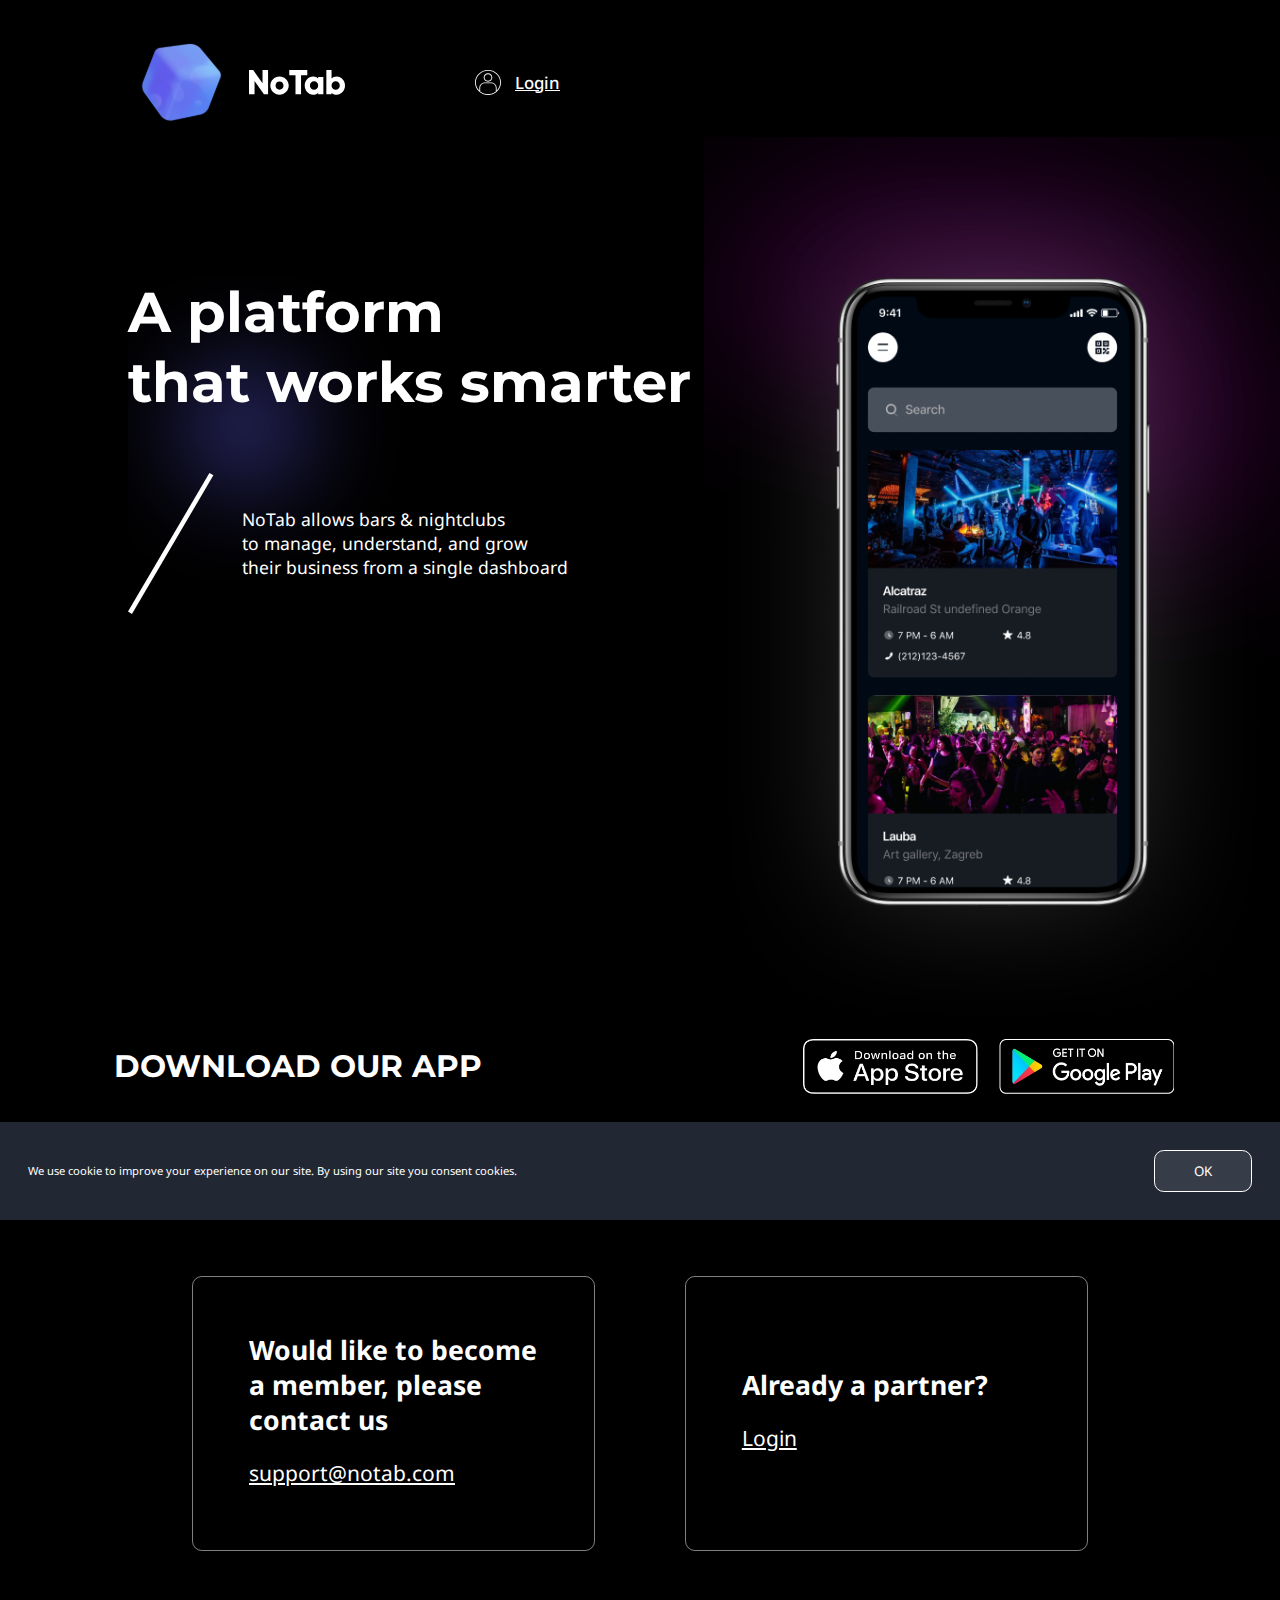
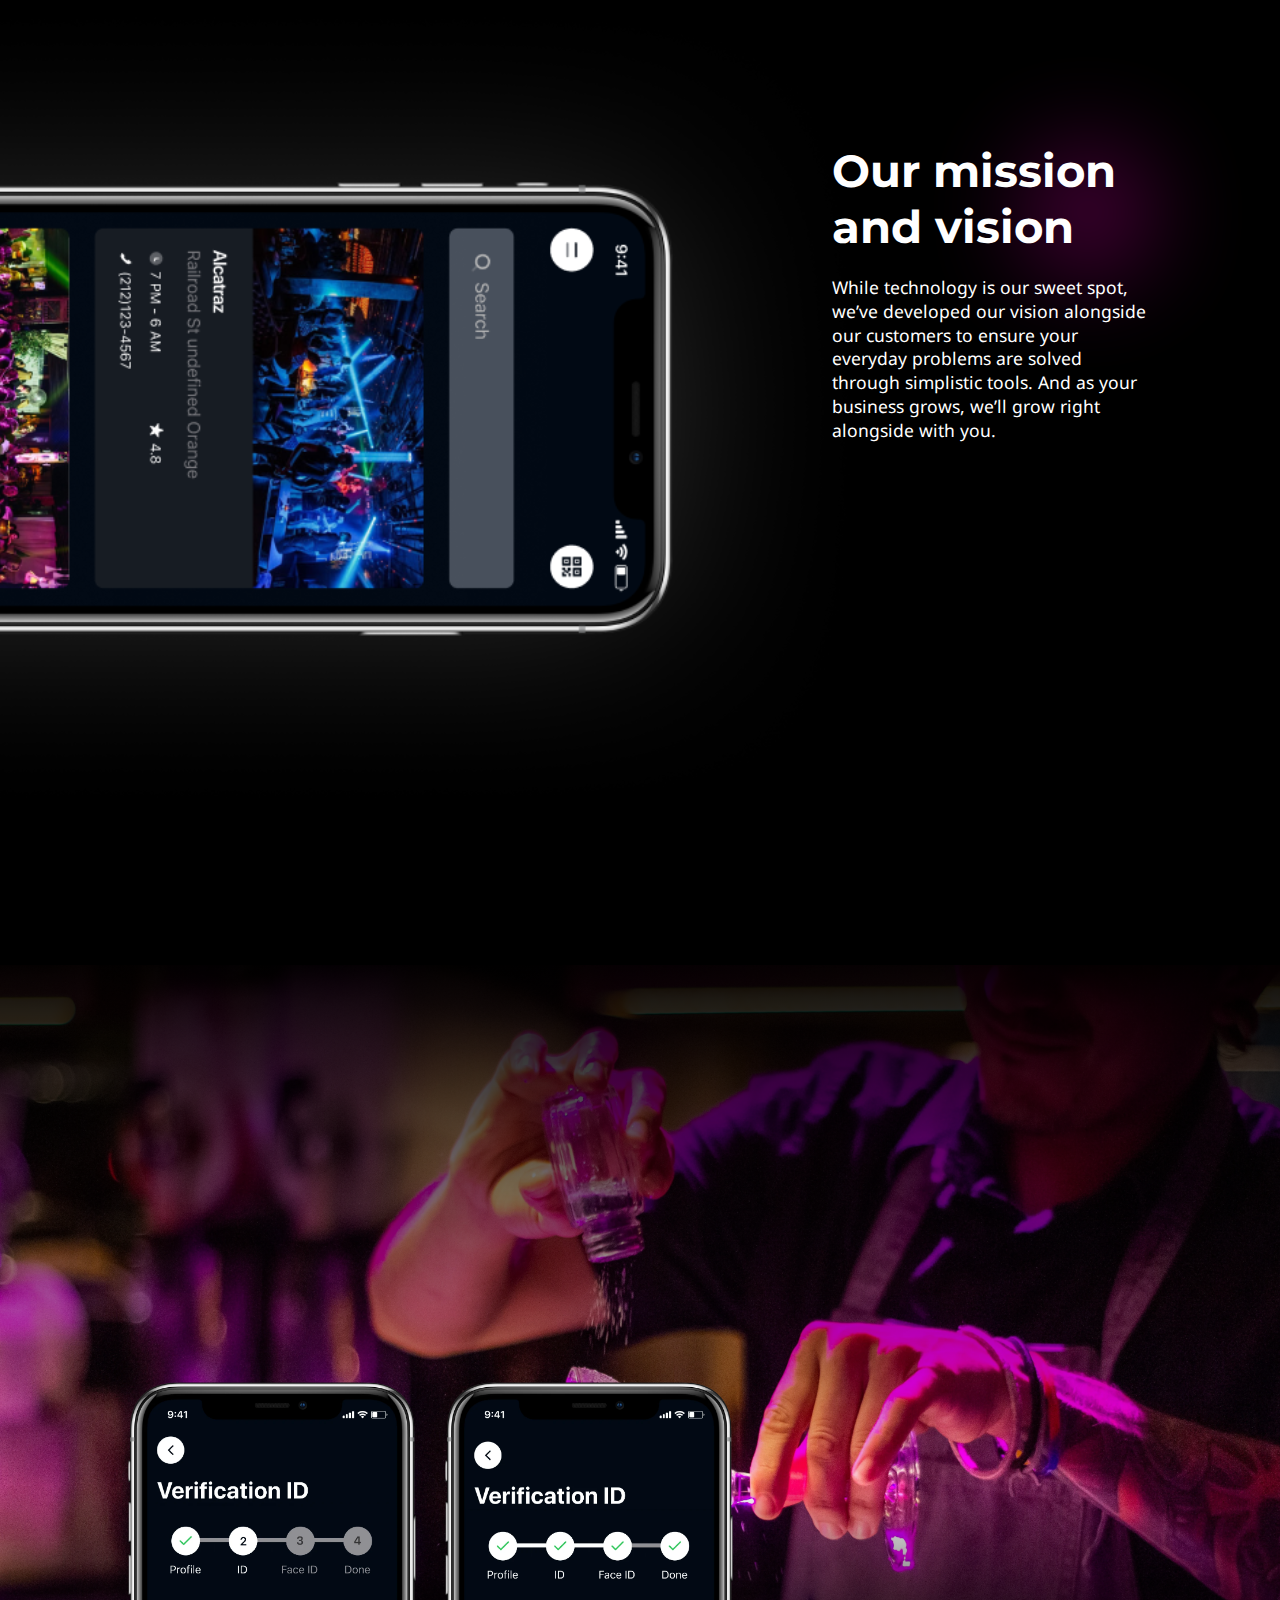
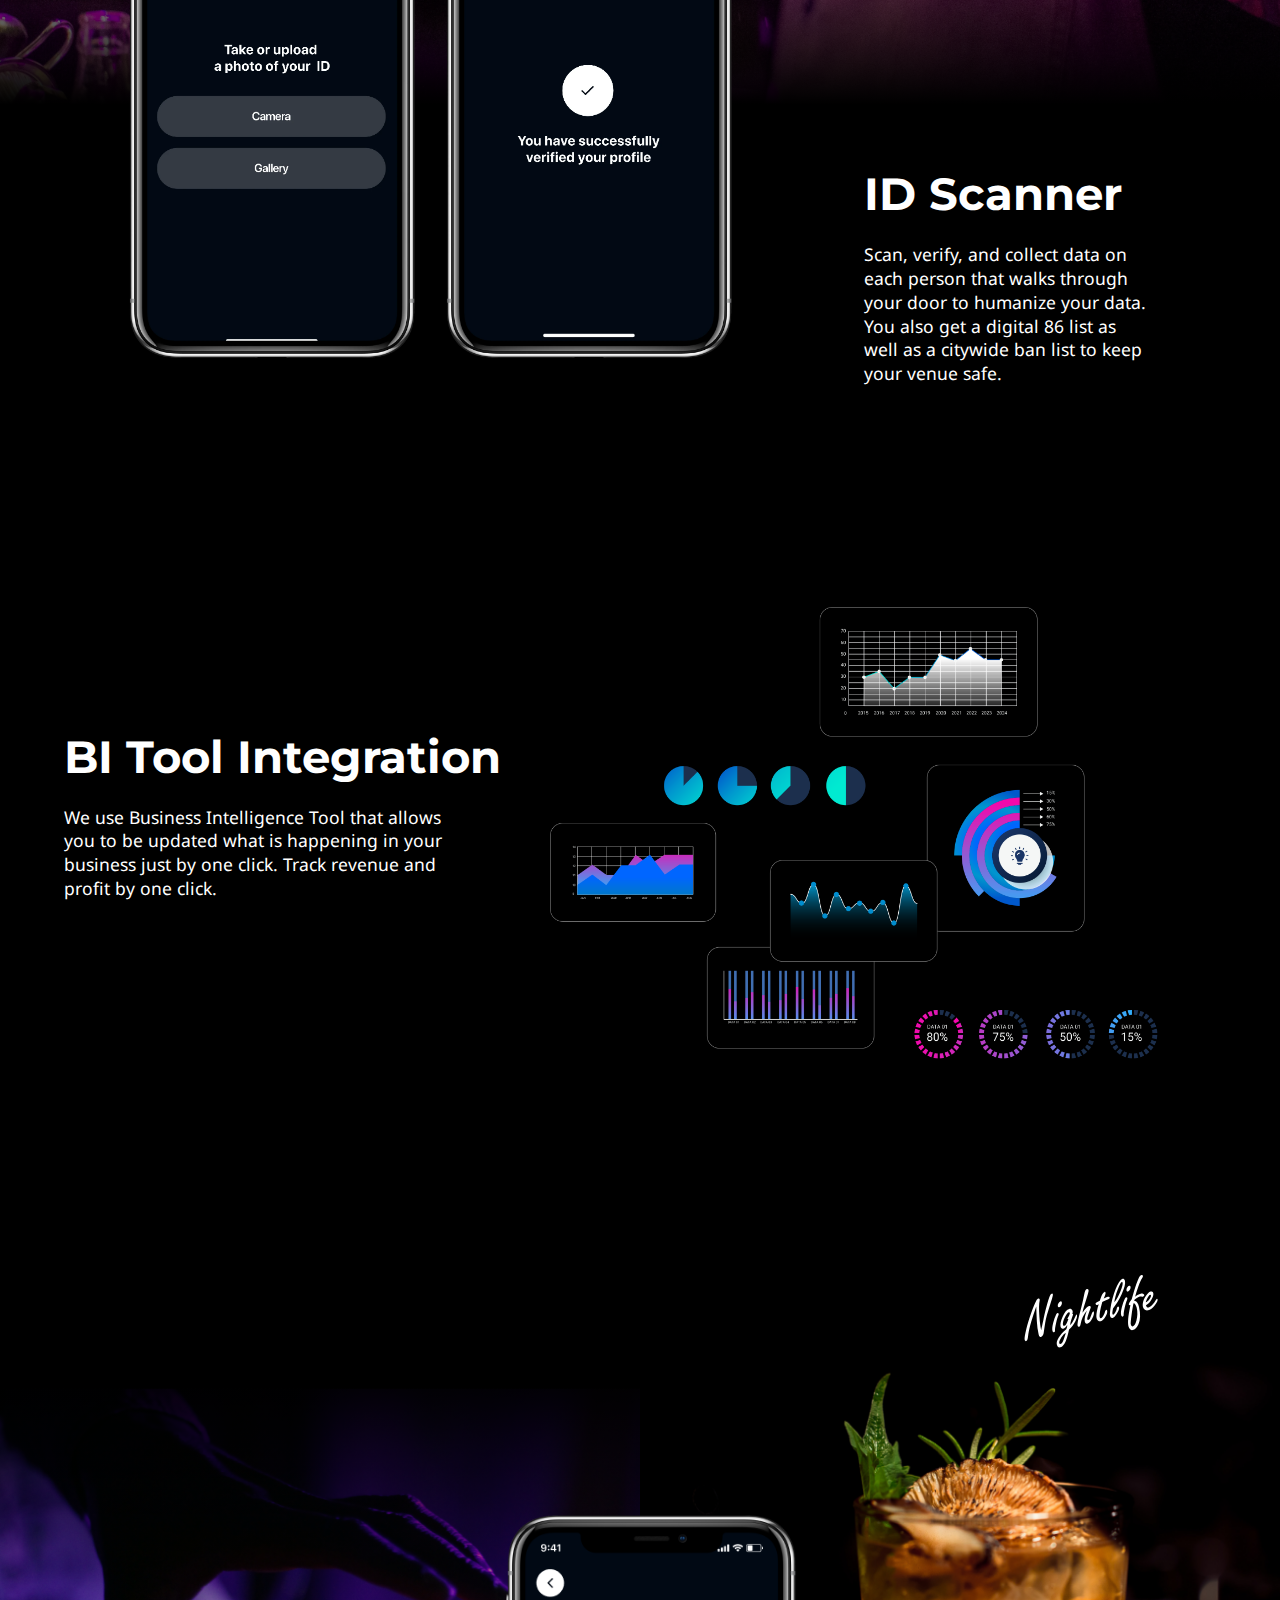
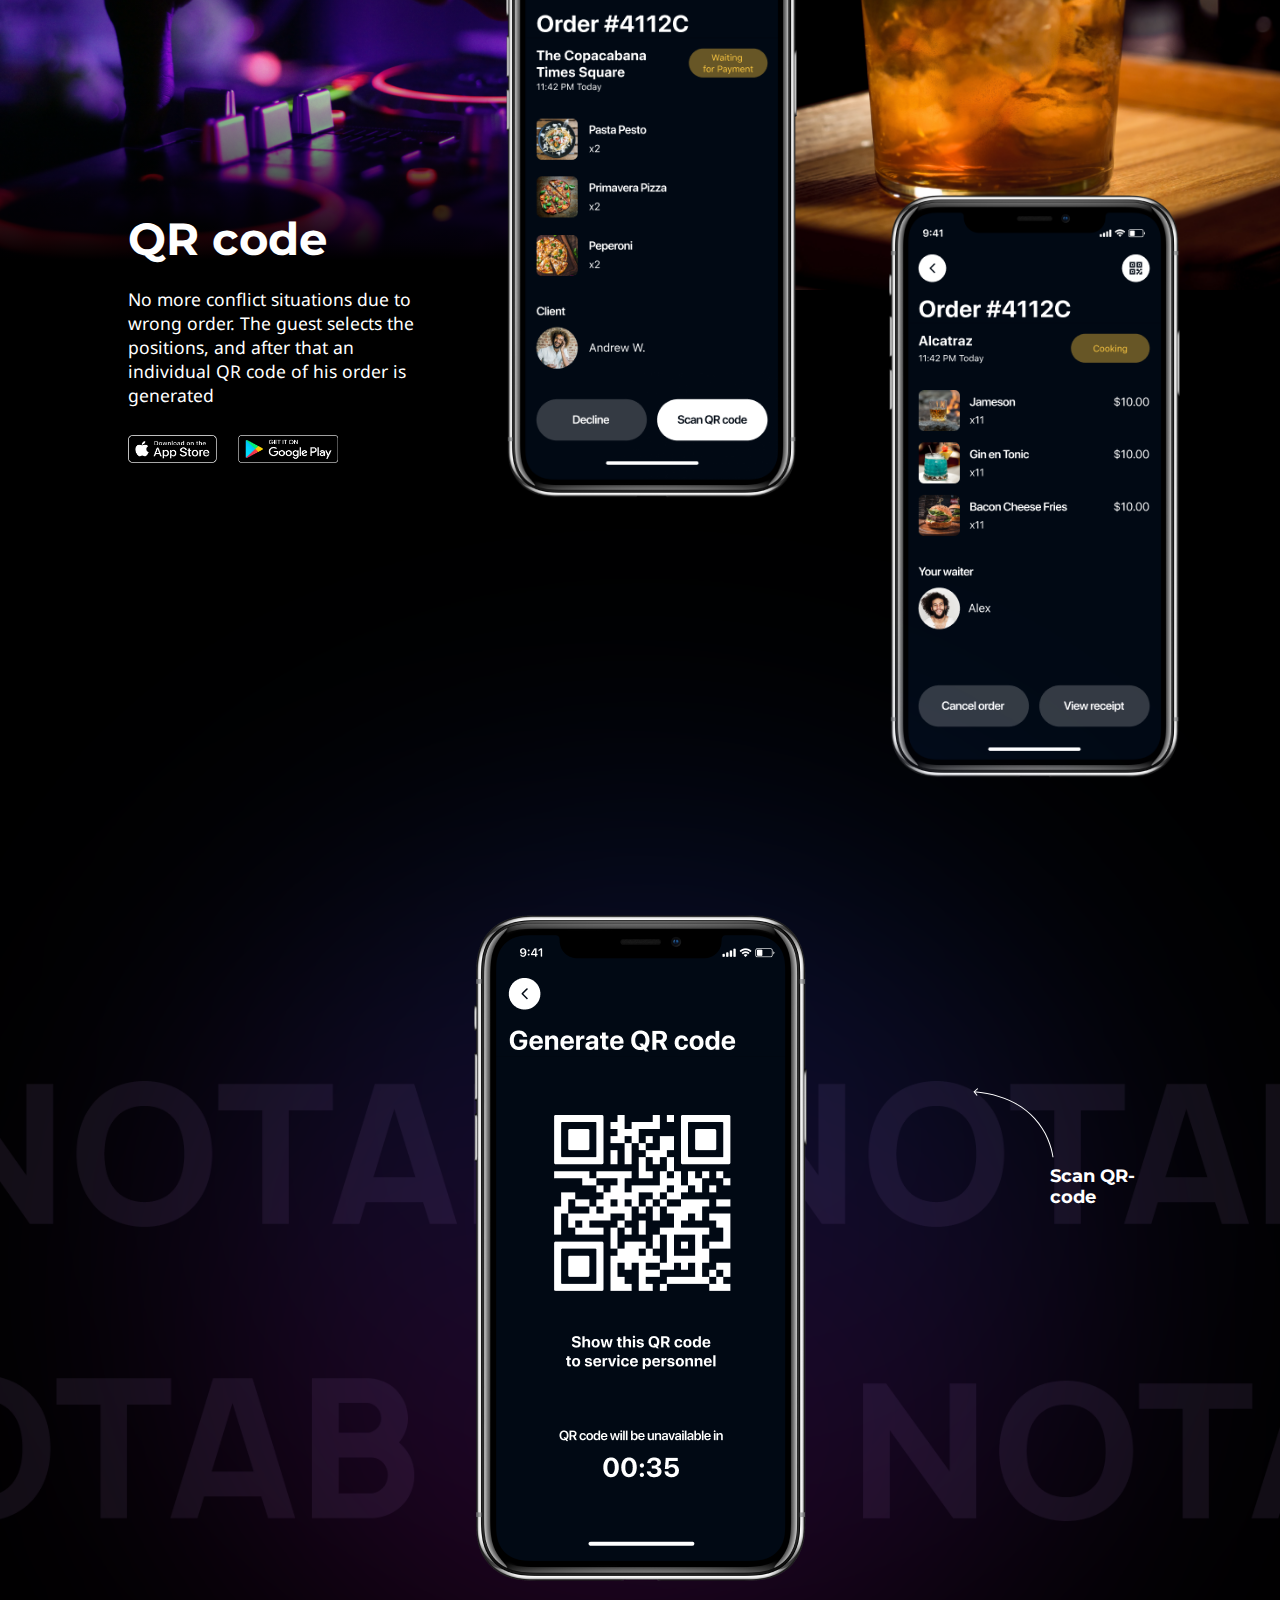
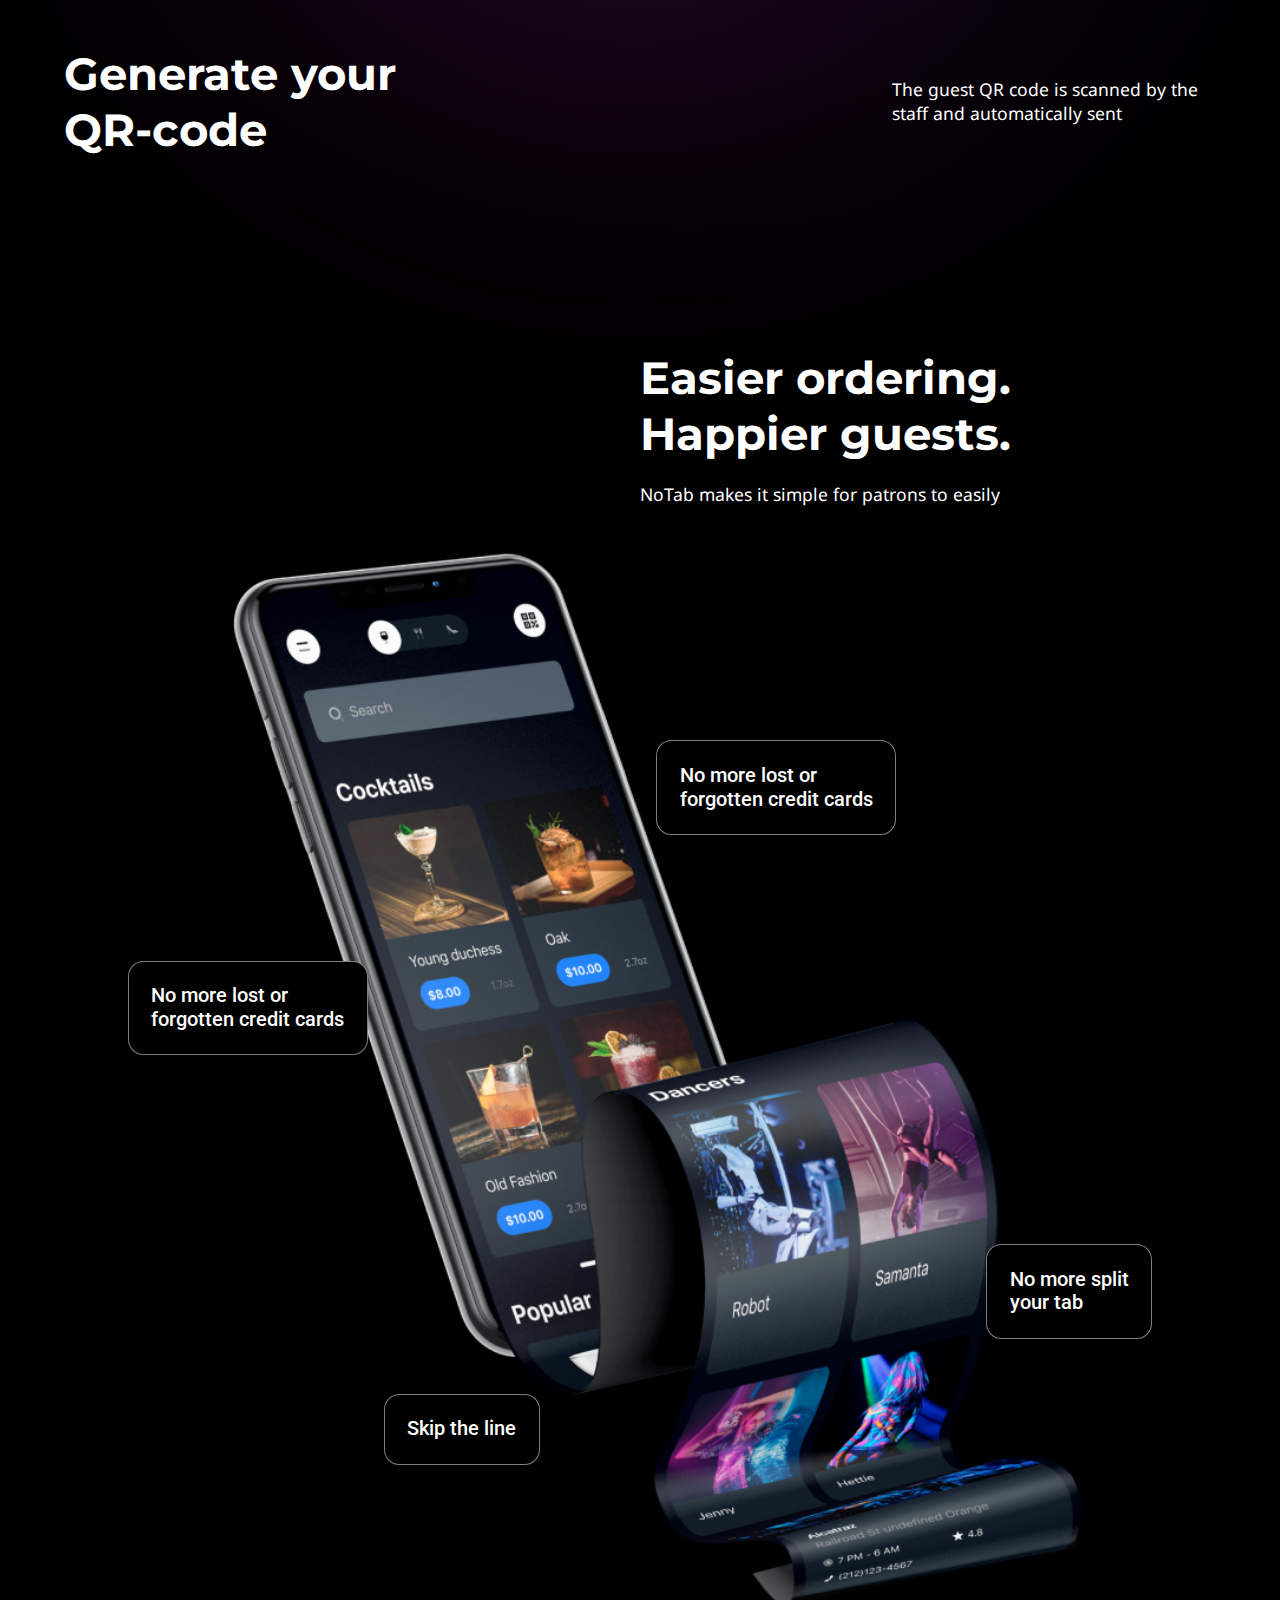
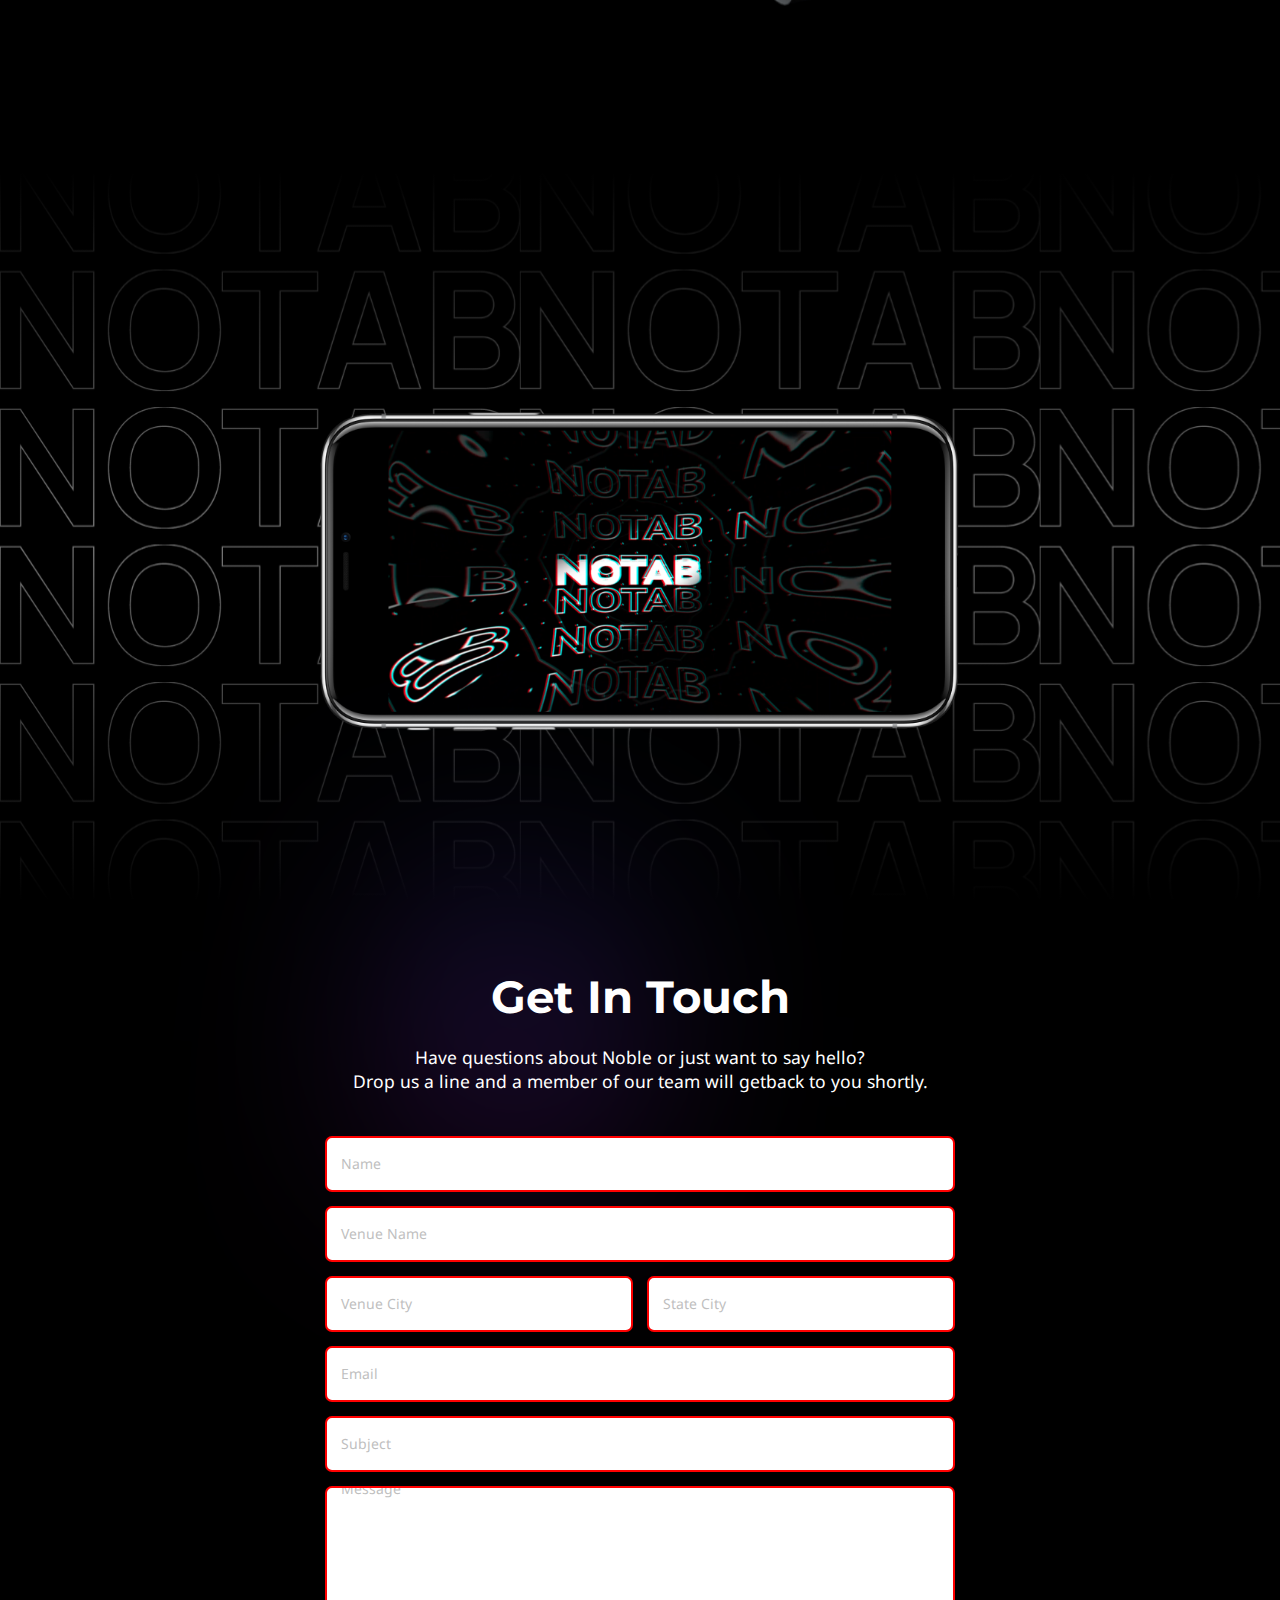
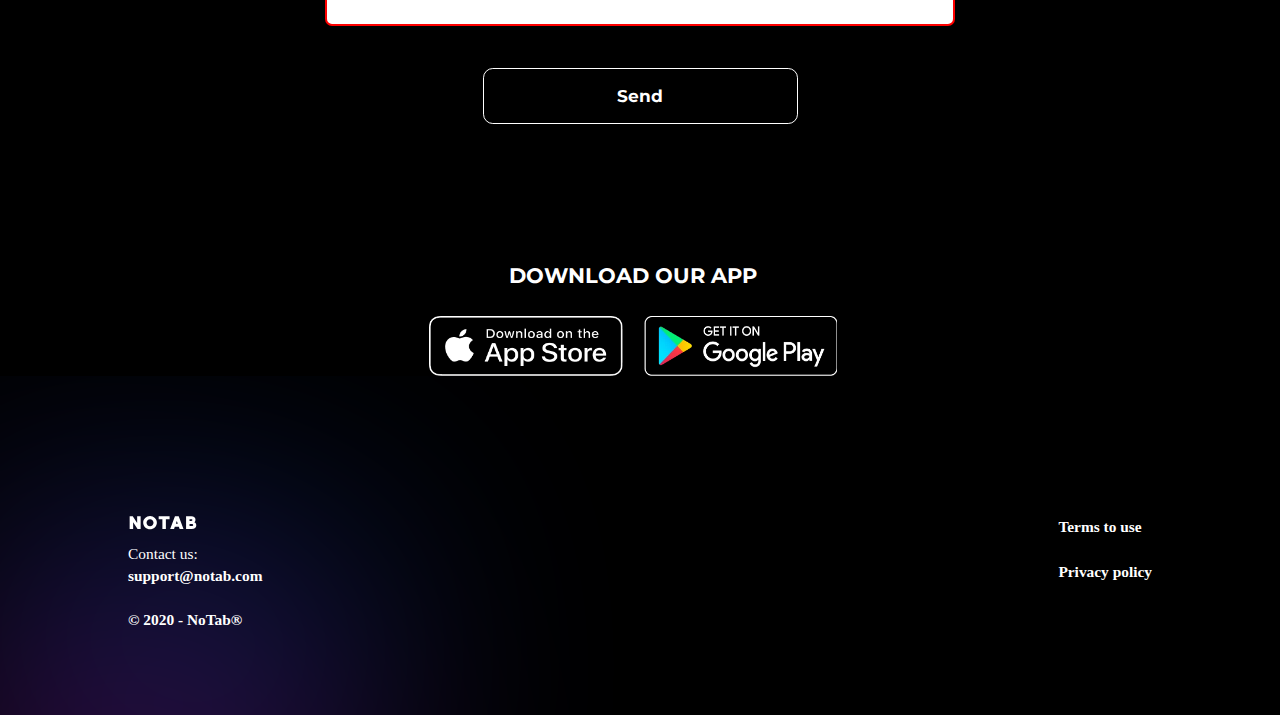
<file: index.html>
<!DOCTYPE html>
<html lang="en">
<head>
    <title>NoTab</title>
    <link rel="preconnect" href="https://fonts.googleapis.com">
    <link rel="preconnect" href="https://fonts.gstatic.com" crossorigin>
    <link rel="preconnect" href="https://fonts.googleapis.com">
    <link rel="preconnect" href="https://fonts.gstatic.com" crossorigin>
    <link href="https://fonts.googleapis.com/css2?family=Montserrat:wght@700&family=Noto+Sans:wght@400;500;700&family=Roboto:wght@500&display=swap" rel="stylesheet">
    <link href="https://fonts.cdnfonts.com/css/avenir" rel="stylesheet">
    <link rel="stylesheet" href="css/style.css">
    <meta http-equiv="Content-type" content="text/html;charset=UTF-8" />
    <meta name="viewport" content="width=device-width,initial-scale=1">
</head>
<body>
    <div class="wrapper">
        <nav>
            <div class="nav__elem">
                <img class="nav__logo" src="img/icon/notab-icon.svg" alt="">
                <img class="nav__logo-text" src="img/notab_logo.svg" alt="">
            </div>
            <div class="nav__elem">
                <img class="login-icon" src="img/icon/login-icon.svg" alt="">
                <a class="notosans500" href="URL">Login</a>
            </div>
        </nav>

        <div class="about">
            <div class="about__middle">
                <div class="about__left">
                    <div class="about__description">
                        <h1 >A platform <br> that works smarter</h1>
                        <div>
                            <img src="img/line.svg" alt="">
                            <p class="notosans400">
                                NoTab allows bars & nightclubs
                                <br>to manage, understand, and grow
                                <br>their business from a single dashboard
                            </p>
                        </div>
                    </div>
                </div>
                <div class="about__right">
                    <img class="iphone-vertical" src="img/screen1.webp" alt="">
                </div>
            </div>
            <div class="about__downloads">
                <div class="monserat700">DOWNLOAD OUR APP</div>
                <div class="downloads">
                    <div>
                        <img src="img/app_store_download.webp" alt="">
                        <img src="img/google_store_download.webp" alt="">
                    </div>
                </div>
            </div>
        </div>

        <div class="cookies">
            <p>We use cookie to improve your experience on our site.
                By using our site you consent cookies.
            </p>
            <button class="white-border">OK</button>
        </div>

        <div class="membership">
            <div class="white-border">
                <p class="notosans700">
                    Would like to become
                    a member, please contact us
                </p>
                <a class="notosans400" href="">support@notab.com</a>
            </div>
            <div class="white-border">
                <p class="notosans700">Already a partner?</p>
                <a class="notosans400" href="">Login</a>
            </div>
        </div>

        <div class="united-bg">
            <div class="mission">
                <div class="mission__bg"></div>
                <img class="iphone-half-horizintal" src="img/screen1.webp" alt="">
                <div class="description">
                    <h2>Our mission and vision</h2>
                    <p class="notosans400">
                        While technology is our sweet spot, we’ve developed our vision alongside
                        our customers to ensure your everyday problems are solved through simplistic tools.
                        And as your business grows, we’ll grow right alongside with you. 
                    </p>
                </div>
            </div>
    
            <div class="cookies__mobile">
                <p>We use cookie to improve your experience on our site.
                    By using our site you consent cookies.
                </p>
                <button class="white-border">OK</button>
            </div>

            <div class="id-scanner">
                <div class="iphones">
                    <img class="iphone" src="img/screen2.webp" alt="">
                    <img class="iphone" src="img/screen3.webp" alt="">
                </div>
                <div class="description">
                    <h2>ID Scanner</h2>
                    <p class="notosans400">
                        Scan, verify, and collect data on each person that walks through your door
                        to humanize your data. You also get
                        a digital 86 list as well as a citywide ban list to keep your venue safe.
                    </p>
                </div>
            </div>
        </div>

        <div class="integration">
            <div class="description">
                <h2>BI Tool Integration</h2>
                <p class="notosans400">
                    We use Business Intelligence Tool that allows you
                    to be updated what is happening in your business just by one click. Track revenue
                    and profit by one click. 
                </p>
            </div>
            <img class="integration__img" src="img/little_items.webp" alt="">
            <img class="integration__img-mob" src="img/little_items_mob.webp" alt="">
        </div>

        <div class="qr">
            <div class="qr__top">
                <img class="nightlife" src="img/nightlife.svg" alt="">
                <div class="qr__desr">
                    <div class="description">
                        <h2>QR code</h2>
                        <p class="notosans400">
                            No more conflict situations due to wrong order.
                            The guest selects the positions, and after that an individual QR code of his order is generated 
                        </p>
                    </div>
                    <div class="downloads">
                        <div>
                            <img src="img/app_store_download.webp" alt="">
                            <img src="img/google_store_download.webp" alt="">
                        </div>
                    </div>
                </div>
                <div class="qr__iphones">
                    <img class="iphone1" src="img/screen4.webp" alt="">
                    <img class="iphone2" src="img/screen5.webp" alt="">
                </div>
            </div>
    
            <div class="qr__bottom">
                <div class="qr__bottom-bg"></div>
                <div class="iphones">
                    <img class="iphone" src="img/screen6.webp" alt="">
                    <div class="qr__bottom-scan">
                        <img src="img/arrow.svg" alt="">
                        <p>Scan QR-code</p>
                    </div>
                </div>
                <div class="description">
                    <h2>Generate your <br> QR-code</h2>
                    <p class="notosans400">
                        The guest QR code is scanned
                        by the staff and automatically sent
                    </p>
                </div>
            </div>
        </div>

        <div class="easer">
            <div class="description">
                <h2>Easier ordering.<br>
                    Happier guests.</h2>
                <p class="notosans400">
                    NoTab makes it simple for patrons to easily
                </p>
            </div>
            <img src="img/iphonelong.webp" alt="">
            <div class="easer__block" id="id1">No more lost or
                <br>forgotten credit cards
            </div>
            <div class="easer__block" id="id2">No more lost or
                <br>forgotten credit cards
            </div>
            <div class="easer__block" id="id3">No more split
                <br>your tab
            </div>
            <div class="easer__block" id="id4">Skip the line</div>
        </div>

        <div class="notab">
            <div class="notab__grad">
                <img src="img/iphone_notab.webp" alt="">
            </div>
        </div>

        <div class="connect">
            <div class="connect__bg"></div>
            <div class="connect__description">
                <h2>Get In Touch</h2>
                <p class="notosans400">
                    Have questions about Noble or just want to say hello?
                    <br>
                    Drop us a line and a member of our team will getback to you shortly.
                </p>
            </div>
            <form action="#">
                <input type="text" placeholder="Name" required>
                <input type="text" placeholder="Venue Name" required>
                <div class="city">
                    <input type="text" placeholder="Venue City" required>
                    <input type="text" placeholder="State City" required>
                </div>
                <input type="text" placeholder="Email" required>
                <input type="text" placeholder="Subject" required>
                <textarea name="text" placeholder="Message" required></textarea>
            </form>
            <button class="monserat700 white-border">Send</button>

            <div class="about__downloads">
                <div class="monserat700">DOWNLOAD OUR APP</div>
                <div class="downloads">
                    <div>
                        <img src="img/app_store_download.webp" alt="">
                        <img src="img/google_store_download.webp" alt="">
                    </div>
                </div>
            </div>
        </div>

        <footer>
            <div class="footer__content">
                <div class="footer__left">
                    <div class="footer__notab">
                        <img src="img/notab.svg" alt="">
                        <div class="contact">
                            <p class="avenir500">Contact us:</p>
                            <p class="avenir800">support@notab.com</p>
                        </div> 
                    </div>
                    <p class="avenir800">© 2020 - NoTab®</p>
                </div>
                <div class="footer__right avenir800">
                    <p>Terms to use</p>
                    <p>Privacy policy</p>
                </div>
            </div>
            <!-- <img class="footer__bg"src="img/purple_light.svg" alt=""> -->
        </footer>
    </div>

</body>
</html>
</file>
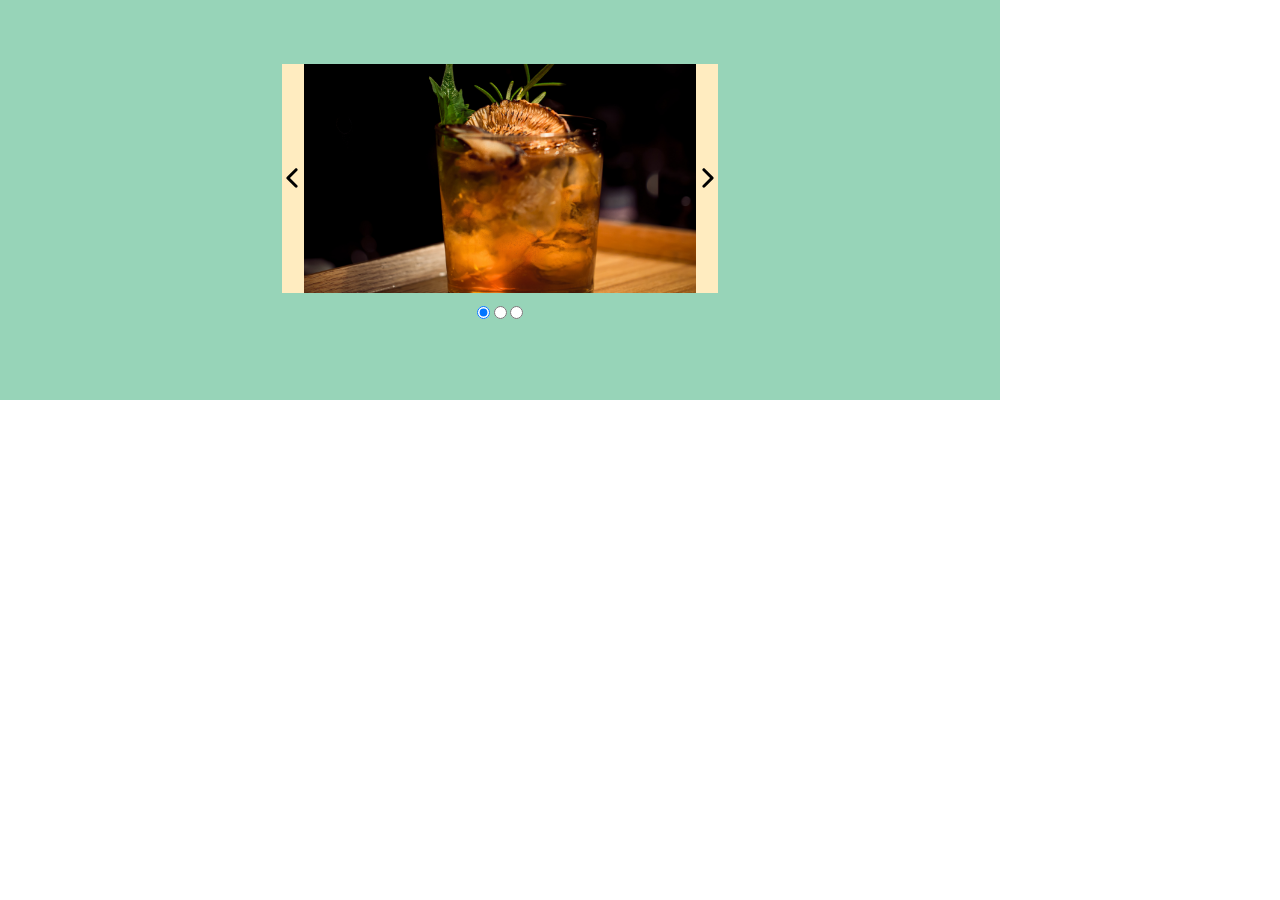
<file: slider.html>
<!DOCTYPE html>
<html lang="ru">
<head>
    <title>Slider</title>
    <link rel="stylesheet" href="css/slider.css">
    <meta http-equiv="Content-type" content="text/html;charset=UTF-8" />
    <meta name="viewport" content="width=device-width,initial-scale=1">
    <script src="js/slider.js" defer></script>
</head>
<body>
    <div class="wrapper">
        <div class="slider" data-slider>
            <div class="slider__top">
                <button class="slider__button-left">
                    <img src="img/arrow-btn.svg" alt="">
                </button>
                <ul class="slider__slide-wrapper" data-slides>
                    <li class="slider__slide" data-current>
                        <img src="img/pinaple_bg.webp" alt="">
                    </li>
                    <li class="slider__slide"  >
                        <img src="img/hand_bg.webp" alt="">
                    </li>
                    <li class="slider__slide"  >
                        <img src="img/idscanner_bg.webp" alt="">
                    </li>   
                </ul>
                <button class="slider__button-right">
                    <img src="img/arrow-btn.svg" alt="">
                </button>
            </div>
            <div class="slider__points">
                <input checked type="radio" name="slider-point" id="point1">
                <input type="radio" name="slider-point" id="point2">
                <input type="radio" name="slider-point" id="point3">
            </div>
            <div class="navigation">
                <label for="point1"></label>
                <label for="point2"></label>
                <label for="point3"></label>
            </div>
        </div>
    </div>
</body>
</html>
</file>
<file: css/style.css>
@import "nullstyle.css";

/*__________________________________________*/

body{
	background-color: #000;
	font-family: 'Noto Sans';
	font-weight: 400;
	color: #fff;
	height: 100%;
	font-size: 1.25rem;
	line-height: 1.7rem;
}

.wrapper{
	display: flex;
	flex-direction: column;
	height: 100%;
	min-width: 320px;
}

nav{
	display: flex;
	width: 40rem;
	justify-content: space-between;
	align-items: center;
	margin-top: 2rem;
	padding-left: 10%;
	
}

.about{
	display: flex;
	flex-direction: column;
	margin-left: 10%;
	justify-content: space-between;
	padding-bottom: 2rem;
}

.cookies{
	display: flex;
    padding: 2rem;
    justify-content: space-between;
	align-items: center;
	font-family: 'Noto Sans';
	font-weight: 400;
	font-size: 0.8rem;
	line-height: 1.2rem;
    background-color: rgba(33, 40, 52, 1);
}

.cookies button{
	background: rgba(255, 255, 255, 0.1);
	color: #fff;
    width: 7rem;
    height: 3rem;
}
.cookies__mobile{
	display: none;
}

.membership{
	display: flex;
	align-self: center;
	gap: 10%;
	width: 70%;
	padding-top: 4rem;
}

.mission{
	display: flex;
}

.united-bg{
	display: flex;
	flex-direction: column;
	background: linear-gradient(180deg, #000000 45%, rgba(0, 0, 0, 0) 70%, #000000 80%), url(../img/idscanner_bg.webp);
	background-repeat: no-repeat;
	background-size: contain;
	background-position: 0 70%;
}

.connect{
	display: flex;
	flex-direction: column;
	width: 45rem;
	align-self: center;
	align-items: center;
	gap: 3rem;
	flex-shrink: 1;
}

footer{
	display: flex;
	flex: 0 0 auto;
	justify-content: center;
	background-image: url(../img/purple_light.svg);
	background-repeat: no-repeat;
	background-position: left 60%;
	padding-top: 10rem;
	padding-bottom: 6rem;
}

/*__________________________________________*/

.nav__elem{
	display: flex;
	align-items: center;
	gap: 1rem;
}
nav a{
	font-size: 1.2rem;
}
.about__middle{
	display: flex;
	width: 100%;
}
.about__left{
	display: flex;
	flex-direction: column;
	justify-content: space-between;
	flex-shrink: 1;
	flex-grow: 1;
	padding-top: 10rem;
}
.about__description{
	display: flex;
	flex-direction: column;
	gap: 4rem;
	background: url(../img/blue_light.svg);
	background-repeat: no-repeat;
	background-position: -15% -100%;
	
}
.about__description div{
	display: flex;
	justify-content: flex-start;
	align-items: center;
	gap: 2rem;
}
.about__description img{
	width: 15%;
}
.about__right{
	display: flex;
	width: 50%;
	background: url(../img/big_purple_light.svg);
	background-repeat: no-repeat;
	background-position: 40% -20%;
	background-size: 200% 70%;
}
.iphone-vertical{
	min-width: 100%;
	height: auto;
}
.about__downloads{
	margin-left: -1rem;
	display: flex;
	justify-content: space-between;
	align-items: center;
}
.about__downloads .monserat700{
	font-size: 2.2rem;
}
.downloads{
	display: flex;
	width: 50%;
}
.downloads div{
	display: flex;
	gap: 1.5rem;
	justify-content: center;
}
.downloads img{
	width: 30%;
	
}

.membership div{
	display: flex;
	flex-direction: column;
	justify-content: center;
	flex-grow: 1;
	width: 50%;
	padding: 4rem;
	gap: 1rem;
	border: 1px solid rgba(255, 255, 255, 0.5)
}
.membership p{
	font-size: 1.9rem;
	line-height: 2.5rem;
}
.membership a{
	line-height: 2;
	flex-grow: 0;
}

.mission{
	position: relative;
}
.mission__bg{
	position: absolute;
    top: 15%;
    left: 80%;
    width: 10%;
    height: 10%;
    background: #ff00c8;
    opacity: 0.3;
    filter: blur(50px);
    border-radius: 476.034px;
    z-index: 0;
}
.iphone-half-horizintal{
	flex-grow: 1;
	flex-shrink: 1;
	transform: rotate(90deg);
	min-width: 65%;
	height: auto;
	right: 15%;
	bottom: 15%;
	position: relative;
	z-index: 1;
}
.description{
	padding-top: 15%;
	padding-right: 10%;
	display: flex;
	flex-direction: column;
	gap: 1.5rem;
	z-index: 1;
}

.id-scanner{
	display: flex;
	width: 100%;
	padding-bottom: 4rem;
}
.iphones{
	display: flex;
	width: 65%;
	padding: 10%;
	margin-right: 2.5%;
	gap: 5%;
}
.iphone{
	min-width: 50%;
	height: auto;
	flex-shrink: 1;
	object-fit: contain;
}
.id-scanner .description{
	padding-top: 40%;
}

.integration{
	display: flex;
	align-items: flex-start;
	padding: 5%;
	padding-right: 0;
}
.integration .description{
	padding-top: 10%;
}
.integration .description p{
	width: 80%;
}
.integration__img{
	width: 50%;
	height: auto;
	position: relative;
	left: -10%;
}
.integration__img-mob{
	display: none;
}

.qr{
	display: flex;
	flex-direction: column;
	width: 100%;
	background: linear-gradient(180deg, #000000 11%, rgba(0, 0, 0, 0) 24%, #000000 33%),
	url(../img/hand_bg.webp);
	background-repeat: no-repeat;
	background-size: 50%;
	background-position: 0 15%;
}
.qr__top{
	display: flex;
	align-items: center;
	width: 100%;
	padding-top: 35%;
	background: 
		url(../img/pinaple_bg.webp);
	background-repeat: no-repeat;
	background-size: 50%;
	background-position: 100% 40%;;
	position: relative;
}
.qr__desr{
	display: flex;
	flex-direction: column;
	gap: 2rem;
	padding-left: 10%;
	padding-top: 12%;
	width: 35%;
}
.qr__desr .downloads{
	height: 4rem;
}
.qr .downloads div{
	gap: auto;
	justify-content: space-between;
	width: 100%;
}
.qr__desr .downloads img{
	height: 50%;
	width: auto;
}
.qr__iphones{
	position: relative;
	width: 65%;
	height: 40rem;
}
.qr__iphones img{
	width: 35%;
}
.qr__iphones .iphone1{
	position: absolute;
	top: -10%;
	left: 7%;;
}
.qr__iphones .iphone2{
	position: absolute;
	top: 40%;
	left: 53%;;
}
.nightlife{
	position: absolute;
	left: 80%;
    top: 15%;
}
.qr__bottom{
	display: flex;
	flex-direction: column;
	align-items: center;
	position: relative;
	width: 100%;
	background: url(../img/notab_qr_bg.webp);
	background-repeat: no-repeat;
	background-position-y: 70%;
	background-position-x: 37%;
	background-size: contain;
}
.qr__bottom .iphones{
	justify-content: center;
	margin-right: 0;
	padding-top: 30%;
	padding-bottom: 5%;
	z-index: 1;
	position: relative;
}
.qr__bottom-scan{
	position: absolute;
	top:50%;
	left: 90%;
	width: 20%;
}
.qr__bottom-scan p{
	font-family: 'Montserrat';
	font-weight: 700;
	font-size: 1.3rem;
	line-height: 1.5rem;
	padding-left: 5.5rem;
    padding-top: 0.5rem;
}
.qr__bottom .description{
    flex-direction: row;
	justify-content: space-between;
	align-items: center;
    padding-top: 0;
    padding-right: 0;
    width: 90%;
	gap: 30%;
	z-index: 1;
}
.qr__bottom .description h2{
	width: 70%;
}
.qr__bottom-bg{
	position: absolute;
    top: 25%;
    width: 70%;
    height: 70%;
    background: linear-gradient(12.08deg, #f101bf30 2.82%, #0066ff30 97.06%);
    filter: blur(155.784px);
    border-radius: 476.034px;
    transform: rotate(-0.55deg);
    z-index: 0;
}

.easer{
	display: flex;
	flex-direction: column;
	align-items: center;
	position: relative;
	
}
.easer .description{
	align-self: flex-end;
	width: 50%;
}
.easer img{
	width: 80%;
	height: auto;
}
.easer__block{
	padding:1.6rem;
	font-family: 'Roboto';
	font-weight: 500;
	font-size: 1.4rem;
	line-height: 1.7rem;
	border: 0.76007px solid rgba(255, 255, 255, 0.5);
	border-radius: 1.1rem;
	background-color: #000;
}
.easer__block#id1{
	position: absolute;
	right: 30%;
	bottom: 57%;
}
.easer__block#id2{
	position: absolute;
	left: 10%;
	bottom: 43%;
}
.easer__block#id3{
	position: absolute;
	right: 10%;
	bottom: 25%;
}
.easer__block#id4{
	position: absolute;
	left: 30%;
	bottom: 17%;
}

.notab{
	width: 100%;
	background: url(../img/notab_bg.webp);
	background-size: auto 15%;
	background-repeat: repeat space;
}
.notab__grad{
	display: flex;
	justify-content: center;
	width: 100%;
	background: linear-gradient(180deg, #000000 5%, rgba(0, 0, 0, 0) 50%, #000000 95%);
}
.notab img{
	flex-shrink: 1;
	width: 50%;
	height: auto;
	margin-top: 20rem;
	margin-bottom: 15rem;
}

.connect{
	position: relative;
}
.connect__bg{
	position: absolute;
    top: 0%;
    left: 23%;
    width: 14%;
    height: 17%;
    background: linear-gradient(12.08deg, #F101BF 2.82%, #0066FF 97.06%);
    filter: blur(125px);
    transform: rotate(5.78deg);
	z-index: 0;
}
.connect__bg-bottom{
	top: 66%;
    left: 117%;
	z-index: 0;
}
.connect__description{
	display: flex;
	flex-direction: column;
	align-items: center;
	padding-top: 2rem;
	gap: 1.5rem;
	z-index: 1;
}
.connect__description p{
	text-align: center;
}
.connect form{
	display: flex;
	flex-direction: column;
	width: 100%;
	gap: 1rem;
	z-index: 1;
}
.connect button{
	width: 50%;
	height: 4rem;
	color: #fff;
	background-color: rgb(0, 0, 0);
}
.city{
	display: flex;
	gap:1rem;
}
.city input{
	flex-grow: 1;
}
input{
	height: 4rem;
	border: 1px solid #5C5C5C;
	border-radius: 0.5rem;
}
input::placeholder {
	color:  #BFBFBF;;
	font-family: 'Noto Sans';
	font-weight: 400;
	font-size: 1rem;
	line-height: 1.5px;
	padding-left: 1rem;
}
textarea::placeholder{
	color:  #BFBFBF;;
	font-family: 'Noto Sans';
	font-weight: 400;
	font-size: 1rem;
	line-height: 1.5px;
	padding-left: 1rem;
}
textarea{
	border: 1px solid #5C5C5C;
	border-radius: 0.5rem;
	resize: none;
	height: 10rem;
}
.connect .about__downloads{
	flex-wrap: wrap;
	justify-content: center;
	gap: 2rem;
}
.connect .downloads{
	width: 100%;
}
input:invalid:required {
	border: 2px solid red;
}
textarea:invalid:required {
	border: 2px solid red;
}
.connect .about__downloads{
	padding-top: 7rem;
}
.connect .about__downloads .monserat700{
	font-size: 1.5rem;
}

.footer__content{
	display: flex;
	justify-content: space-between;
	width: 80%;
}
.footer__left{
	display: flex;
	flex-direction: column;
	gap: 0.5rem
}
.footer__notab{
	display: flex;
	flex-direction: column;
	gap:0.9rem;
	padding-bottom: 1rem;
}
.footer__notab img{
	width: 5rem;
	height: 1rem;
}
.footer__right{
	display: flex;
	flex-direction: column;
	gap: 1.6rem
}
.footer__bg{
	position: absolute;
	bottom: 0;
	max-width:100%;
	max-height:100%;
}
/*____________________________________*/

h1{
	font-family: 'Montserrat';
	font-weight: 700;
	font-size: 4rem;
	line-height: 5rem;
}
h2{
	font-family: 'Montserrat';
	font-weight: 700;
	font-size: 3.2rem;
	line-height: 4rem;
}
a{
	color: #fff;
	font-size: 1.5rem;
	text-decoration: underline;
}

.notosans400{
	font-family: 'Noto Sans';
	font-weight: 400;
}
.notosans500{
	font-family: 'Noto Sans';
	font-weight: 500;
}
.notosans700{
	font-family: 'Noto Sans';
	font-weight: 700;
}
.avenir500{
	font-family: 'Avenir';
	font-weight: 500;
	font-size: 1.1rem;
	line-height: 1.6rem;
}
.avenir800{
	font-family: 'Avenir';
	font-weight: 800;
	font-size: 1.1rem;
	line-height: 1.6rem;
}
.monserat700{
	font-family: Montserrat;
	font-size: 1.2rem;
	font-weight: 700;
	letter-spacing: 0em;
}

.white-border{
	border: 1px solid #fff;
	border-radius: 0.7rem;
}

/*______________________________________________*/
@media (max-width: 860px){

	body{
		font-size: 0.8rem;
		line-height: 1.1rem;
	}
	h1{
		font-family: 'Montserrat';
		font-weight: 700;
		font-size: 2rem;
		line-height: 2.4rem;
	}
	h2{
		font-family: 'Montserrat';
		font-weight: 700;
		font-size: 1.5rem;
		line-height: 2rem;
	}
	a{
		font-size: 1rem;
	}
	.about__downloads .monserat700{
		font-size: 1.4rem;
	}
	.membership p{
		font-size: 1.3rem;
		line-height: 1.7rem;
	}

	.membership{
		flex-direction: column;
		gap: 2rem;
	}
	.membership div{
		width: 100%;
		padding: 1.5rem;
	}

	.easer__block{
		padding:1rem;
		font-family: 'Roboto';
		font-weight: 500;
		font-size: 0.9rem;
		line-height: 1rem;
		border: 0.76007px solid rgba(255, 255, 255, 0.5);
		border-radius: 0.7rem;
		background-color: #000;
	}
	.easer__block#id1{
		position: absolute;
		right: 60%;
		bottom: 80%;
	}
	.easer__block#id2{
		position: absolute;
		left: 65%;
		bottom: 63%;
	}
	.easer__block#id3{
		position: absolute;
		right: 15%;
		bottom: 0%;
	}
	.easer__block#id4{
		position: absolute;
		left: 25%;
		bottom: 13%;
	}
}

@media (max-width: 650px) {

	.about{
		padding-left:1rem ;
		margin-left: 0;
		background: url(../img/big_purple_light.svg);
		background-repeat: no-repeat;
		background-position: 40% -20%;
		background-size: 200% 70%;
	}
	.about__description{
		background: none;
		gap: 1rem;
	}
	.about__description img{
		display: none;
	}
	
	nav{
		width: 100%;
		padding-left: 1rem;
		padding-right: 1rem;
	}
	.nav__logo{
		height: 3rem;
	}
	.nav__logo-text{
		height: 1rem;
	}
	.login-icon{
		display: none;
	}
	.about__middle{
		height: 30rem;
	}
	.about__right{
		display: flex;
		flex-shrink: 1;
		flex-grow: 1;
		height: 100%;
		background: none;
		position: relative;
		overflow: hidden;
	}
	.iphone-vertical{
		position: absolute;
		left: -20%;
		height:100%;
		width: auto;
	}
	.about__left{
		width: 70%;
		justify-content: center;
		padding-top: 0;
	}
	.about__downloads{
		flex-wrap: wrap;
		justify-content: center;
		gap: 2rem;
	}
	
	.cookies{
		display: none;
	}
	.cookies__mobile{
		display: flex;
		padding: 2rem;
		margin-bottom: 55%;
		justify-content: space-between;
		align-items: center;
		font-family: 'Noto Sans';
		font-weight: 400;
		font-size: 0.8rem;
		line-height: 1.2rem;
		background-color: rgba(33, 40, 52, 1);
	}
	.cookies__mobile button{
		background: rgba(255, 255, 255, 0.1);
		color: #fff;
		width: 7rem;
		height: 3rem;
	}

	.downloads{
		width: 100%;
		justify-content: center;
	}
	.downloads div{
		flex-wrap: wrap;
		width: 40%;
		
	}
	.downloads img{
		width: 100%;
	}

	.mission{
		flex-wrap: wrap-reverse;
	}
	.mission__bg{
		top: 7%;
    	left: 3%;
		width: 15%;
	}
	.iphone-half-horizintal{
		transform: none;
		min-width: 100%;
		height: auto;
		right: 0%;
		bottom: 0%;
	}
	.description{
		padding-left: 1rem;
		padding-top: 7rem;
	}

	.united-bg{
		background: linear-gradient(180deg , #000 35%, rgba(0, 0, 0, 0) 38%, #000 42%), url(../img/idscanner_bg.webp);
    	background-repeat: no-repeat;
    	background-size: contain;
    	background-position: 0px 38%;
	}
	.id-scanner{
		flex-direction: column-reverse;
	}
	.iphones{
		flex-direction: column;
		width: 100%;
		gap: 2rem;
		
	}
	.iphone{
		min-width: 50%;
		flex-shrink: 1;
	}
	.id-scanner .description{
		padding-top: 0;
	}

	.integration{
		flex-wrap: wrap;
		padding-left: 0;
		padding-top: 0;
	}
	.integration .description{
		padding-bottom: 4rem;
	}
	.integration .description p{
		width: 100%;
	}
	.integration__img{
		display: none;
	}
	.integration__img-mob{
		display: block;
		width: 100%;
		position: relative;
		left: 0;
	}	

	.qr{
		background-size: 100%;
		background: linear-gradient(180deg, #000000 2%, rgba(0, 0, 0, 0) 7%, #000000 13%), url(../img/hand_bg.webp);
		background-repeat: no-repeat;
		background-size: contain;
		background-position: 0 2%;
	}
	.qr__top{
		flex-direction: column;
		padding-top: 47%;
		background-size: 100%;
		background-position: 100% 31%;
	}
	.qr__desr{
		padding-left: 0%;
		padding-top: 10%;
		width: 100%;
		gap: 4rem;
	}
	.qr__desr .downloads{
		justify-content: center;
        width: 100%;
	}
	.qr__desr .downloads div{
		flex-wrap: wrap;
    	justify-content: center;
    	width: 40%;
	}
	.qr__desr .downloads img{
		width: 100%;
		height: auto;
	}
	.qr__iphones{
		position: relative;
		width: 100%;
		padding: 10%;
		padding-top: 94%;
		display: flex;
		flex-direction: column;
		gap: 2rem;
		height: auto;
	}
	.qr__iphones img{
		width: 100%;
	}
	.qr__iphones .iphone1{
		position: static;
	}
	.qr__iphones .iphone2{
		position: static;
	}
	.qr__bottom{
		flex-direction: column;
	}
	.nightlife{
		left: 7%;
		top: 34%;
		width: 18%;
	}
	.qr__bottom{
		flex-direction: column-reverse;
	}
	.qr__bottom .description{
		flex-direction: column;
		align-items: flex-start;
		padding-top: 10%;
		padding-right: 10%;
		padding-left: 1rem;
		width: 100%;
		gap: 1.5rem;
	}
	.qr__bottom-scan {
		position: absolute;
    	top: 79%;
    	left: 48%;
    	width: 36%;
	}
	.qr__bottom-scan img{
		transform: rotate(34deg);
		padding-left: 68%;
	}
	.qr__bottom-scan p{
		font-size: 0.8rem;
		padding-left: 53%;
		padding-top: 38%;
	}
	.qr .iphones{
		align-items: center;
		padding-top: 10%;
	}
	.qr .iphone{
		width: 60%;
	}

	.easer{
		flex-wrap: wrap;
	}
	.easer .description {
		display: flex;
		flex-direction: column;
		gap: 1.5rem;
		width: 100%;
		padding-bottom: 4rem;
	}
	.easer img {
		width: 100%;
		padding-top: 7rem;
		padding-bottom: 3rem;
	}
	.easer__block#id1{
		position: absolute;
		right: 50%;
		bottom: 68%;
	}
	.easer__block#id2{
		position: absolute;
		left: 50%;
		bottom: 58%;
	}
	.easer__block#id3{
		position: absolute;
		right: 10%;
		bottom: 0%;
	}
	.easer__block#id4{
		position: absolute;
		left: 20%;
		bottom: 10%;
	}

	.notab{
		display: none;
	}
	
	.connect{
		width: 100%;
		flex-shrink: 1;
		padding-left: 1rem;
		padding-right: 1rem;
		padding-top: 4rem;
	}
	.connect form .city{
		flex-wrap: wrap;
	}
	.connect form .city input{
		width: 100%;
	}
	.connect button{
		width: 100%;
	}

	footer{
		padding-top: 4rem;
		padding-bottom: 2rem;
	}
	.footer__content{
		flex-direction: column-reverse;
		width: 100%;
		align-items: center;
		gap: 4rem;
	}
	.footer__left{
		align-items: center;
	}
	.footer__notab img{
		align-self: center;
	}
	.footer__notab .contact{
		display: flex;
	}
}
</file>
<file: css/slider.css>
@import "nullstyle.css";

.wrapper{
    display: flex;
    justify-content: center;
    width: 1000px;
    height: 400px;
    padding: 5%;
    background: rgb(151, 212, 184);
}
.slider{
    display: flex;
    flex-direction: column;
    gap:5%;
    width: 50%;
    height: 100%;
}
.slider__top{
    display: flex;
    align-items: center;
    justify-content: space-between;
    width: 100%;
    height: 95%;
    background: rgb(255, 236, 192);
}
.slider__points{
    align-self: center;
}
.slider button{
    display: flex;
    align-items: center;
    width: 20px;
    height: 20px;
    background-color: rgba(111, 0, 0, 0);
}
button img{
    width: 100%;
    height: auto;
}
.slider__button-left{
    transform: rotate(180deg);
}
.slider__slide-wrapper{
    
    width: 90%;
    height: 100%;
    overflow: hidden;
    background: #fff;
    position: relative;
}
.slider__slide{
    display: flex;
    height: 100%;
    width: 100%;
    position: absolute;
    left: 100%;
}
.slider__slide img{
    overflow: hidden;
    height: 100%;
    width: 100%;
    object-fit: cover;
}

.slider__slide[data-current]{
   left: 0;
}
</file>
